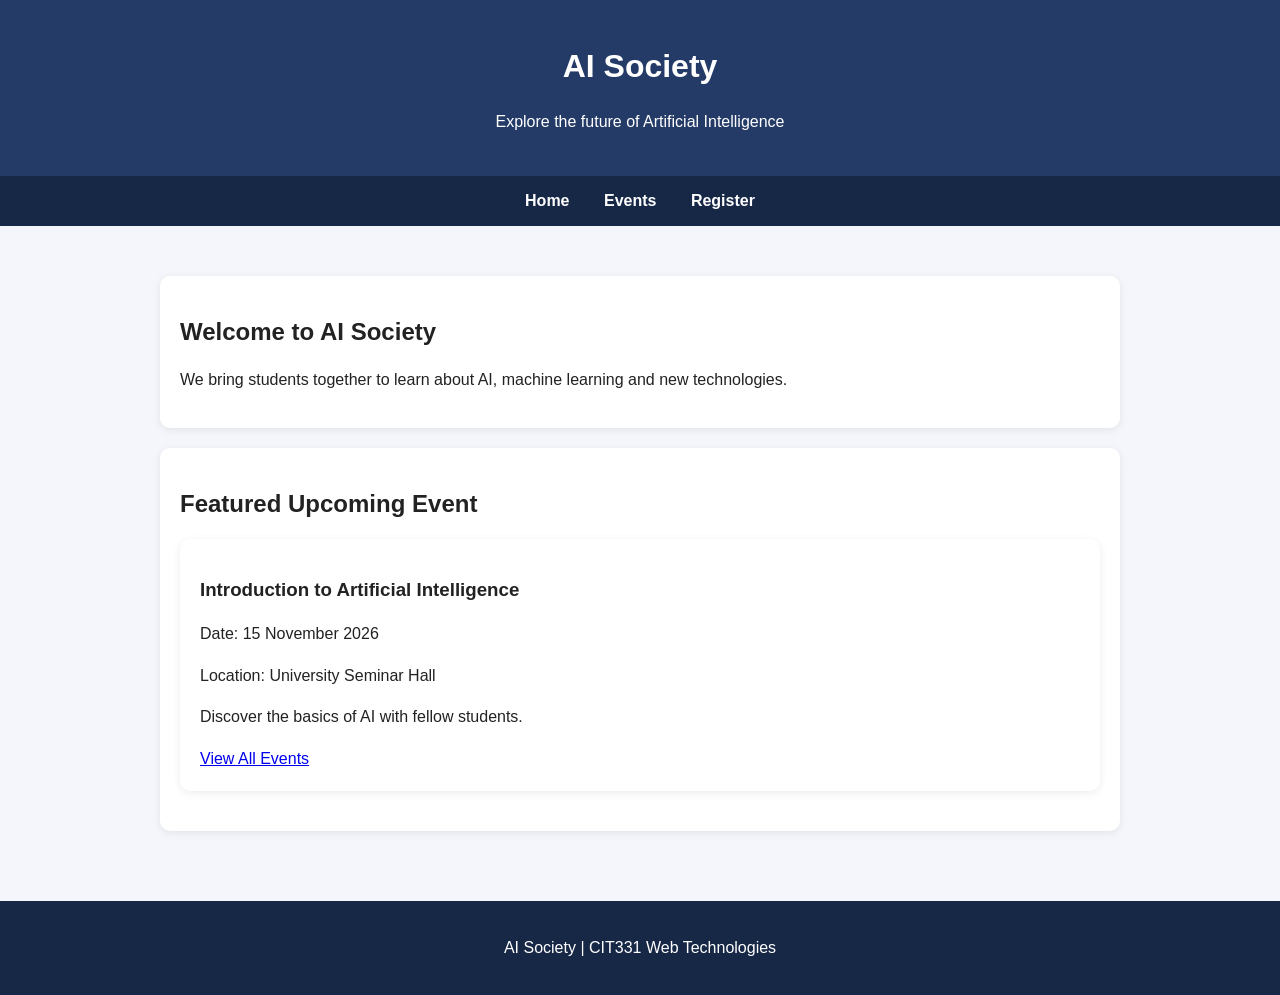
<file: index.html>
<!DOCTYPE html>
<html lang="en">
<head>
    <meta charset="UTF-8">
    <meta name="viewport" content="width=device-width, initial-scale=1.0">
    <title>AI Society | Home</title>
    <link rel="stylesheet" href="style.css">
</head>
<body>

    <header>
        <h1>AI Society</h1>
        <p>Explore the future of Artificial Intelligence</p>
    </header>

    <nav>
        <a href="index.html" class="active">Home</a>
        <a href="events.html">Events</a>
        <a href="register.html">Register</a>
    </nav>

    <main>
        <section>
            <h2>Welcome to AI Society</h2>
            <p>We bring students together to learn about AI,
            machine learning and new technologies.</p>
        </section>

        <section>
            <h2>Featured Upcoming Event</h2>
            <article>
                <h3>Introduction to Artificial Intelligence</h3>
                <p>Date: 15 November 2026</p>
                <p>Location: University Seminar Hall</p>
                <p>Discover the basics of AI with fellow students.</p>
                <a href="events.html">View All Events</a>
            </article>
        </section>
    </main>

    <footer>
        <p>AI Society | CIT331 Web Technologies</p>
    </footer>

</body>
</html>
</file>
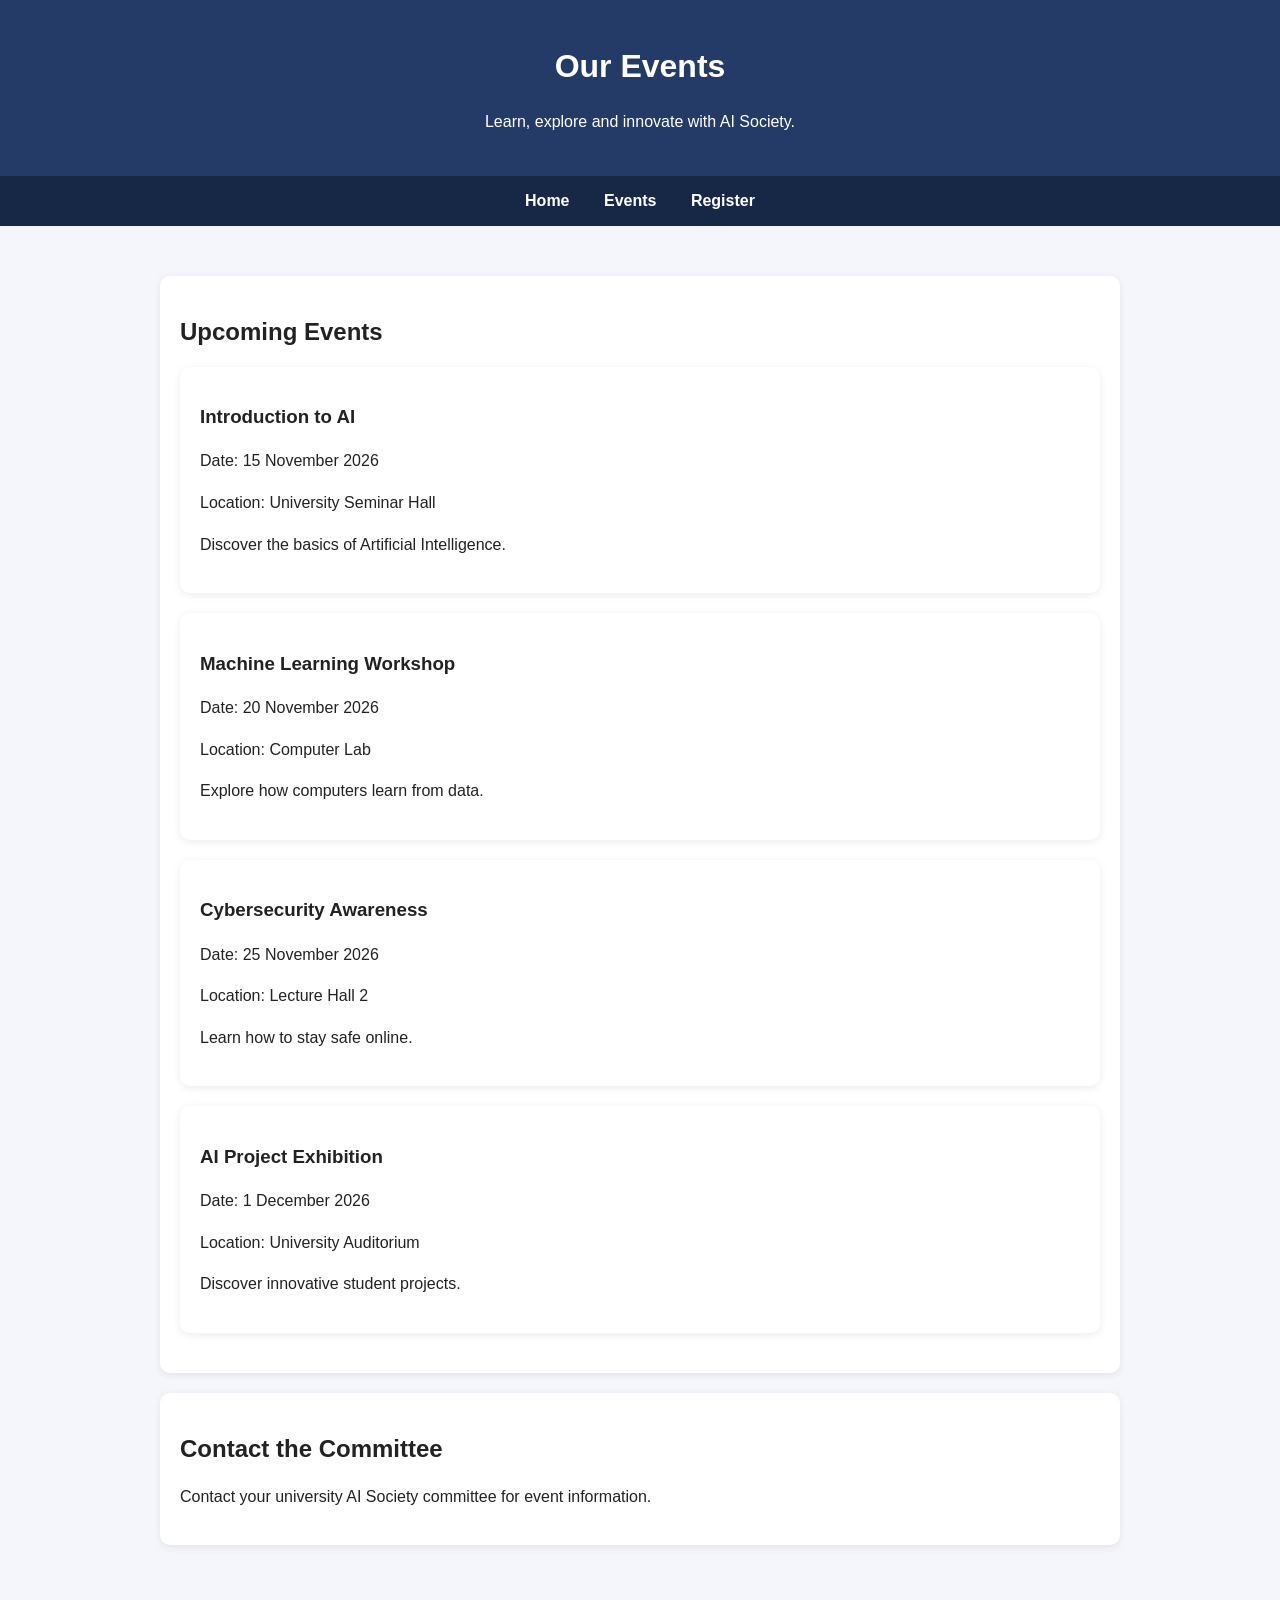
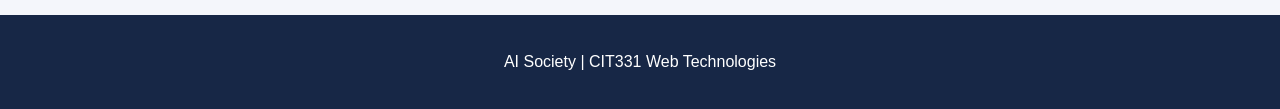
<file: events.html>
<!DOCTYPE html>
<html lang="en">
<head>
    <meta charset="UTF-8">
    <meta name="viewport" content="width=device-width, initial-scale=1.0">
    <title>AI Society | Events</title>
    <link rel="stylesheet" href="style.css">
</head>
<body>

    <header>
        <h1>Our Events</h1>
        <p>Learn, explore and innovate with AI Society.</p>
    </header>

    <nav>
        <a href="index.html">Home</a>
        <a href="events.html" class="active">Events</a>
        <a href="register.html">Register</a>
    </nav>

    <main>
        <section>
            <h2>Upcoming Events</h2>

            <article>
                <h3>Introduction to AI</h3>
                <p>Date: <time datetime="2026-11-15">15 November 2026</time></p>
                <p>Location: University Seminar Hall</p>
                <p>Discover the basics of Artificial Intelligence.</p>
            </article>

            <article>
                <h3>Machine Learning Workshop</h3>
                <p>Date: <time datetime="2026-11-20">20 November 2026</time></p>
                <p>Location: Computer Lab</p>
                <p>Explore how computers learn from data.</p>
            </article>

            <article>
                <h3>Cybersecurity Awareness</h3>
                <p>Date: <time datetime="2026-11-25">25 November 2026</time></p>
                <p>Location: Lecture Hall 2</p>
                <p>Learn how to stay safe online.</p>
            </article>

            <article>
                <h3>AI Project Exhibition</h3>
                <p>Date: <time datetime="2026-12-01">1 December 2026</time></p>
                <p>Location: University Auditorium</p>
                <p>Discover innovative student projects.</p>
            </article>
        </section>

        <aside>
            <h2>Contact the Committee</h2>
            <p>Contact your university AI Society committee for event information.</p>
        </aside>
    </main>

    <footer>
        <p>AI Society | CIT331 Web Technologies</p>
    </footer>

</body>
</html>
</file>
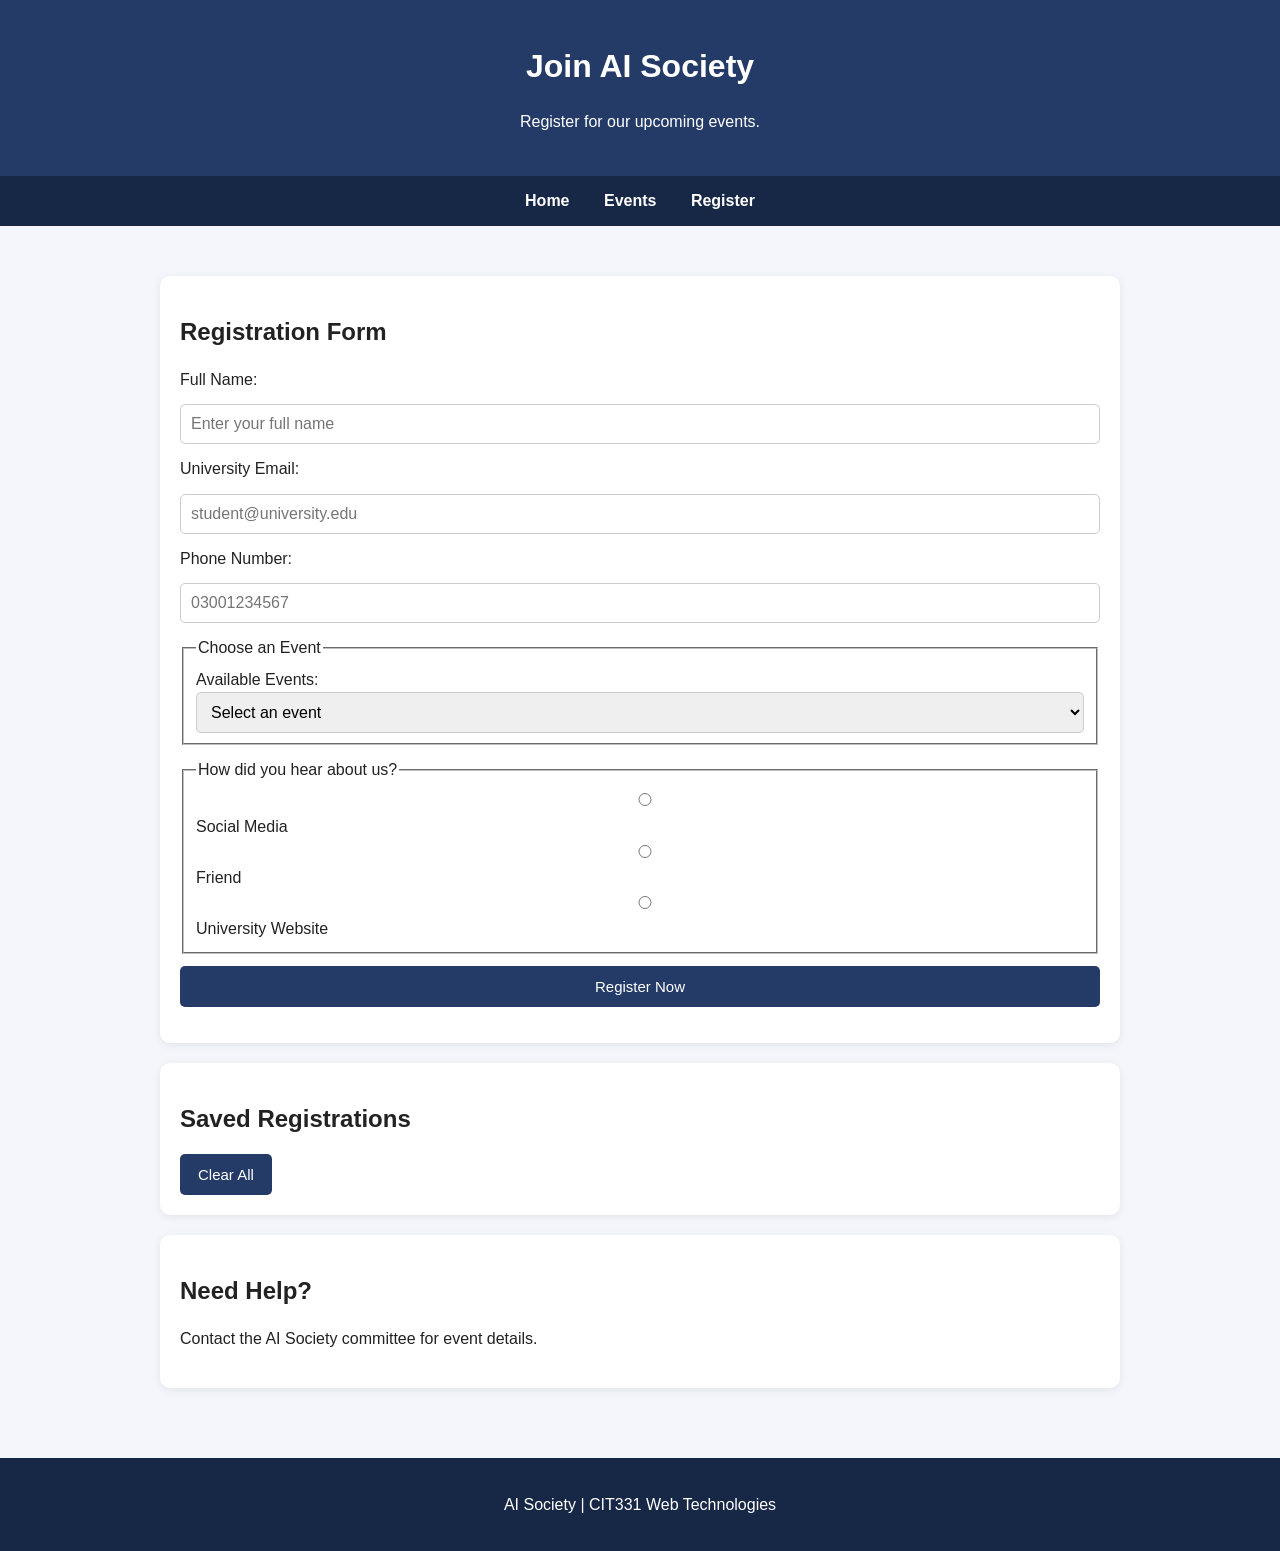
<file: register.html>
<!DOCTYPE html>
<html lang="en">
<head>
    <meta charset="UTF-8">
    <meta name="viewport" content="width=device-width, initial-scale=1.0">
    <title>AI Society | Register</title>
    <link rel="stylesheet" href="style.css">
    <script src="script.js" defer></script>
</head>
<body>

    <header>
        <h1>Join AI Society</h1>
        <p>Register for our upcoming events.</p>
    </header>

    <nav>
        <a href="index.html">Home</a>
        <a href="events.html">Events</a>
        <a href="register.html" class="active">Register</a>
    </nav>

    <main>
        <section>
            <h2>Registration Form</h2>

            <form id="registration-form">
                <label for="name">Full Name:</label>
                <input type="text" id="name" name="name"
                       placeholder="Enter your full name"
                       minlength="3" required>

                <label for="email">University Email:</label>
                <input type="email" id="email" name="email"
                       placeholder="student@university.edu"
                       required>

                <label for="phone">Phone Number:</label>
                <input type="tel" id="phone" name="phone"
                       placeholder="03001234567"
                       pattern="03[0-9]{9}"
                       title="Enter an 11-digit Pakistani mobile number"
                       required>

                <fieldset>
                    <legend>Choose an Event</legend>

                    <label for="event">Available Events:</label>
                    <select id="event" name="event" required>
                        <option value="">Select an event</option>
                        <option value="Introduction to AI">Introduction to AI</option>
                        <option value="Machine Learning Workshop">Machine Learning Workshop</option>
                        <option value="Cybersecurity Awareness">Cybersecurity Awareness</option>
                        <option value="AI Project Exhibition">AI Project Exhibition</option>
                    </select>
                </fieldset>

                <fieldset>
                    <legend>How did you hear about us?</legend>

                    <label>
                        <input type="radio" name="source"
                               value="Social Media" required>
                        Social Media
                    </label>

                    <label>
                        <input type="radio" name="source"
                               value="Friend">
                        Friend
                    </label>

                    <label>
                        <input type="radio" name="source"
                               value="University Website">
                        University Website
                    </label>
                </fieldset>

                <button type="submit">Register Now</button>
            </form>

            <p id="message" role="status"></p>
        </section>

        <section>
            <h2>Saved Registrations</h2>

            <ul id="registration-list"></ul>

            <button type="button" id="clear-all">
                Clear All
            </button>
        </section>

        <aside>
            <h2>Need Help?</h2>
            <p>Contact the AI Society committee for event details.</p>
        </aside>
    </main>

    <footer>
        <p>AI Society | CIT331 Web Technologies</p>
    </footer>

</body>
</html>
</file>
<file: style.css>
* {
    box-sizing: border-box;
}
body {
    margin: 0;
    font-family: Arial, sans-serif;
    background-color: #f4f6fb;
    color: #222;
    line-height: 1.6;
}
header {
    background-color: #243b67;
    color: white;
    text-align: center;
    padding: 25px 15px;
}

nav {
    background-color: #172746;
    padding: 12px;
    text-align: center;
}

nav a {
    color: white;
    text-decoration: none;
    margin: 0 15px;
    font-weight: bold;
}

nav a:hover {
    color: #ffd166;
}
main {
    max-width: 1000px;
    margin: 30px auto;
    padding: 20px;
}

section,
article,
aside {
    background-color: white;
    padding: 20px;
    margin-bottom: 20px;
    border-radius: 10px;
    box-shadow: 0 2px 8px rgba(0, 0, 0, 0.08);
}

h1,
h2,
h3 {
    line-height: 1.3;
}

article h2 {
    color: #243b67;
}
form {
    display: flex;
    flex-direction: column;
    gap: 12px;
}

input,
select {
    width: 100%;
    padding: 10px;
    border: 1px solid #ccc;
    border-radius: 5px;
    font-size: 16px;
}

input:focus,
select:focus {
    outline: 2px solid #526da8;
}

button {
    background-color: #243b67;
    color: white;
    padding: 12px 18px;
    border: none;
    border-radius: 5px;
    cursor: pointer;
    font-size: 15px;
}

button:hover {
    background-color: #172746;
}

#message {
    color: #18743b;
    font-weight: bold;
}footer {
    background-color: #172746;
    color: white;
    text-align: center;
    padding: 18px;
    margin-top: 30px;
}

#registration-list {
    padding-left: 25px;
}

#registration-list li {
    background-color: white;
    margin-bottom: 10px;
    padding: 12px;
    border-radius: 5px;
    overflow-wrap: anywhere;
}

@media (max-width: 600px) {
    nav a {
        display: inline-block;
        margin: 6px;
    }

    main {
        margin: 10px auto;
        padding: 12px;
    }

    section,
    article,
    aside {
        padding: 15px;
    }
}
</file>
